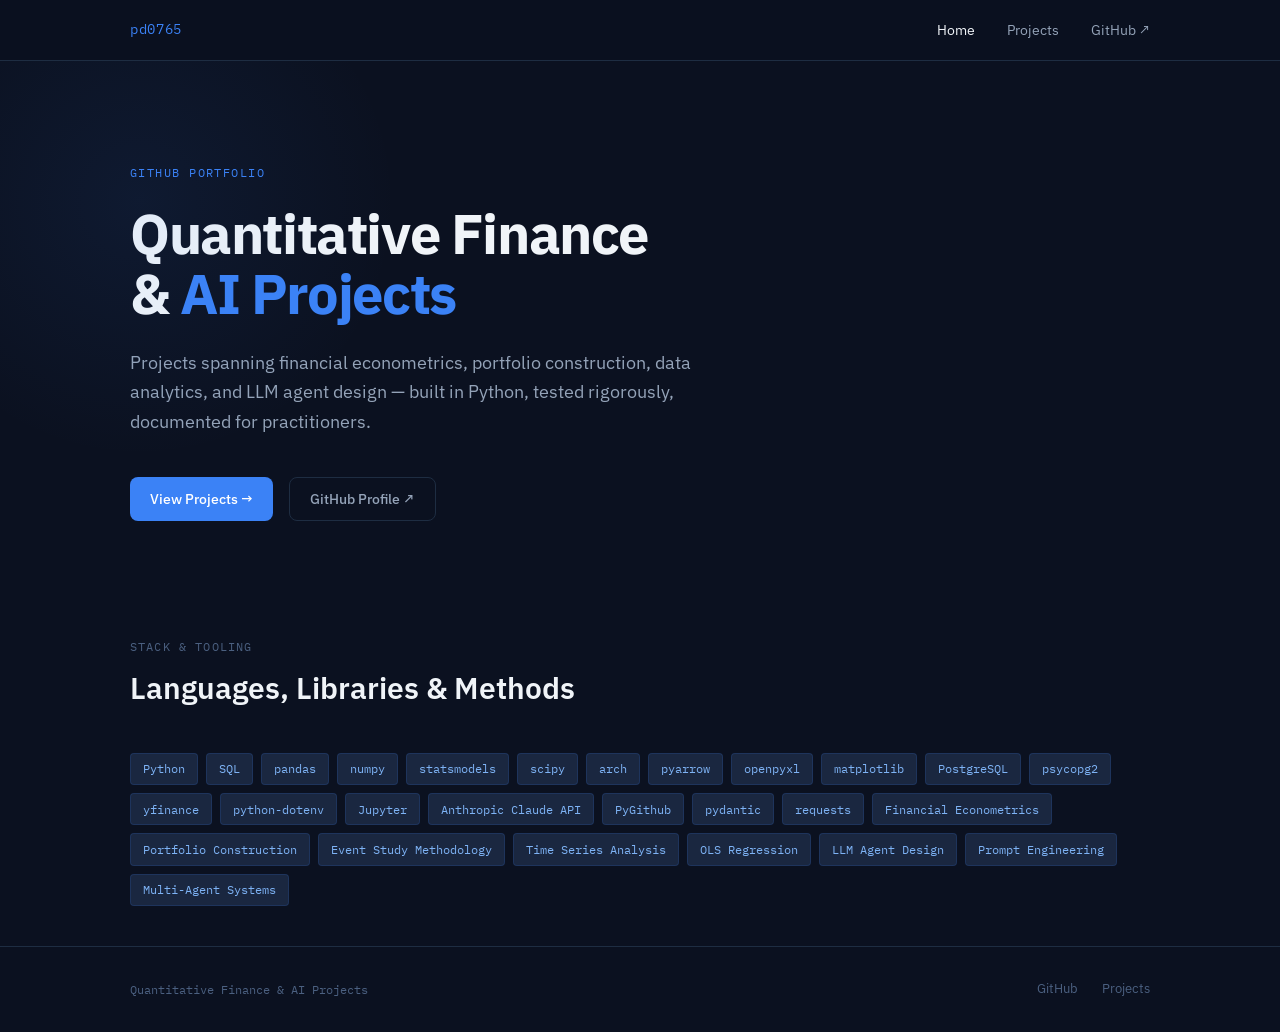
<file: docs/index.html>
<!DOCTYPE html>
<html lang="en">
<head>
  <meta charset="UTF-8" />
  <meta name="viewport" content="width=device-width, initial-scale=1.0" />
  <title>Quantitative Finance &amp; AI Projects</title>
  <meta name="description" content="Projects spanning financial econometrics, portfolio construction, data analytics, and LLM agent design — built in Python, tested rigorously, documented for practitioners." />
  <link rel="preconnect" href="https://fonts.googleapis.com" />
  <link rel="preconnect" href="https://fonts.gstatic.com" crossorigin />
  <link href="https://fonts.googleapis.com/css2?family=IBM+Plex+Mono:wght@400;500&family=IBM+Plex+Sans:wght@400;500;600;700&display=swap" rel="stylesheet" />
  <link rel="stylesheet" href="css/style.css" />
</head>
<body>

  <!-- NAV -->
  <nav class="nav" aria-label="Site navigation">
    <div class="nav__inner">
      <span class="nav__brand">pd0765</span>
      <div class="nav__links">
        <a href="index.html" class="active">Home</a>
        <a href="portfolio.html">Projects</a>
        <a href="https://github.com/pd0765" target="_blank" rel="noopener">GitHub ↗</a>
      </div>
    </div>
  </nav>

  <!-- HERO -->
  <section class="hero">
    <div class="container">
      <p class="hero__eyebrow">GitHub Portfolio</p>
      <h1 class="hero__title">
        Quantitative Finance<br />&amp; <span class="accent">AI Projects</span>
      </h1>
      <p class="hero__sub">
        Projects spanning financial econometrics, portfolio construction, data analytics, and LLM agent design — built in Python, tested rigorously, documented for practitioners.
      </p>
      <div class="hero__links">
        <a href="portfolio.html" class="btn btn--primary">View Projects →</a>
        <a href="https://github.com/pd0765" target="_blank" rel="noopener" class="btn btn--outline">GitHub Profile ↗</a>
      </div>
    </div>
  </section>

  <!-- SKILLS -->
  <section class="skills section">
    <div class="container">
      <div class="section-header reveal">
        <span class="label">Stack &amp; Tooling</span>
        <h2>Languages, Libraries &amp; Methods</h2>
      </div>

      <div class="skills__grid reveal">
        <!-- Languages -->
        <span class="skill-tag">Python</span>
        <span class="skill-tag">SQL</span>

        <!-- Core libraries -->
        <span class="skill-tag">pandas</span>
        <span class="skill-tag">numpy</span>
        <span class="skill-tag">statsmodels</span>
        <span class="skill-tag">scipy</span>
        <span class="skill-tag">arch</span>
        <span class="skill-tag">pyarrow</span>
        <span class="skill-tag">openpyxl</span>
        <span class="skill-tag">matplotlib</span>

        <!-- Data & infra -->
        <span class="skill-tag">PostgreSQL</span>
        <span class="skill-tag">psycopg2</span>
        <span class="skill-tag">yfinance</span>
        <span class="skill-tag">python-dotenv</span>
        <span class="skill-tag">Jupyter</span>

        <!-- AI & agents -->
        <span class="skill-tag">Anthropic Claude API</span>
        <span class="skill-tag">PyGithub</span>
        <span class="skill-tag">pydantic</span>
        <span class="skill-tag">requests</span>

        <!-- Methods & domains -->
        <span class="skill-tag">Financial Econometrics</span>
        <span class="skill-tag">Portfolio Construction</span>
        <span class="skill-tag">Event Study Methodology</span>
        <span class="skill-tag">Time Series Analysis</span>
        <span class="skill-tag">OLS Regression</span>
        <span class="skill-tag">LLM Agent Design</span>
        <span class="skill-tag">Prompt Engineering</span>
        <span class="skill-tag">Multi-Agent Systems</span>
      </div>
    </div>
  </section>

  <!-- FOOTER -->
  <footer class="footer">
    <div class="footer__inner">
      <span class="footer__text">Quantitative Finance &amp; AI Projects</span>
      <div class="footer__links">
        <a href="https://github.com/pd0765" target="_blank" rel="noopener">GitHub</a>
        <a href="portfolio.html">Projects</a>
      </div>
    </div>
  </footer>

  <script src="js/main.js"></script>
</body>
</html>
</file>
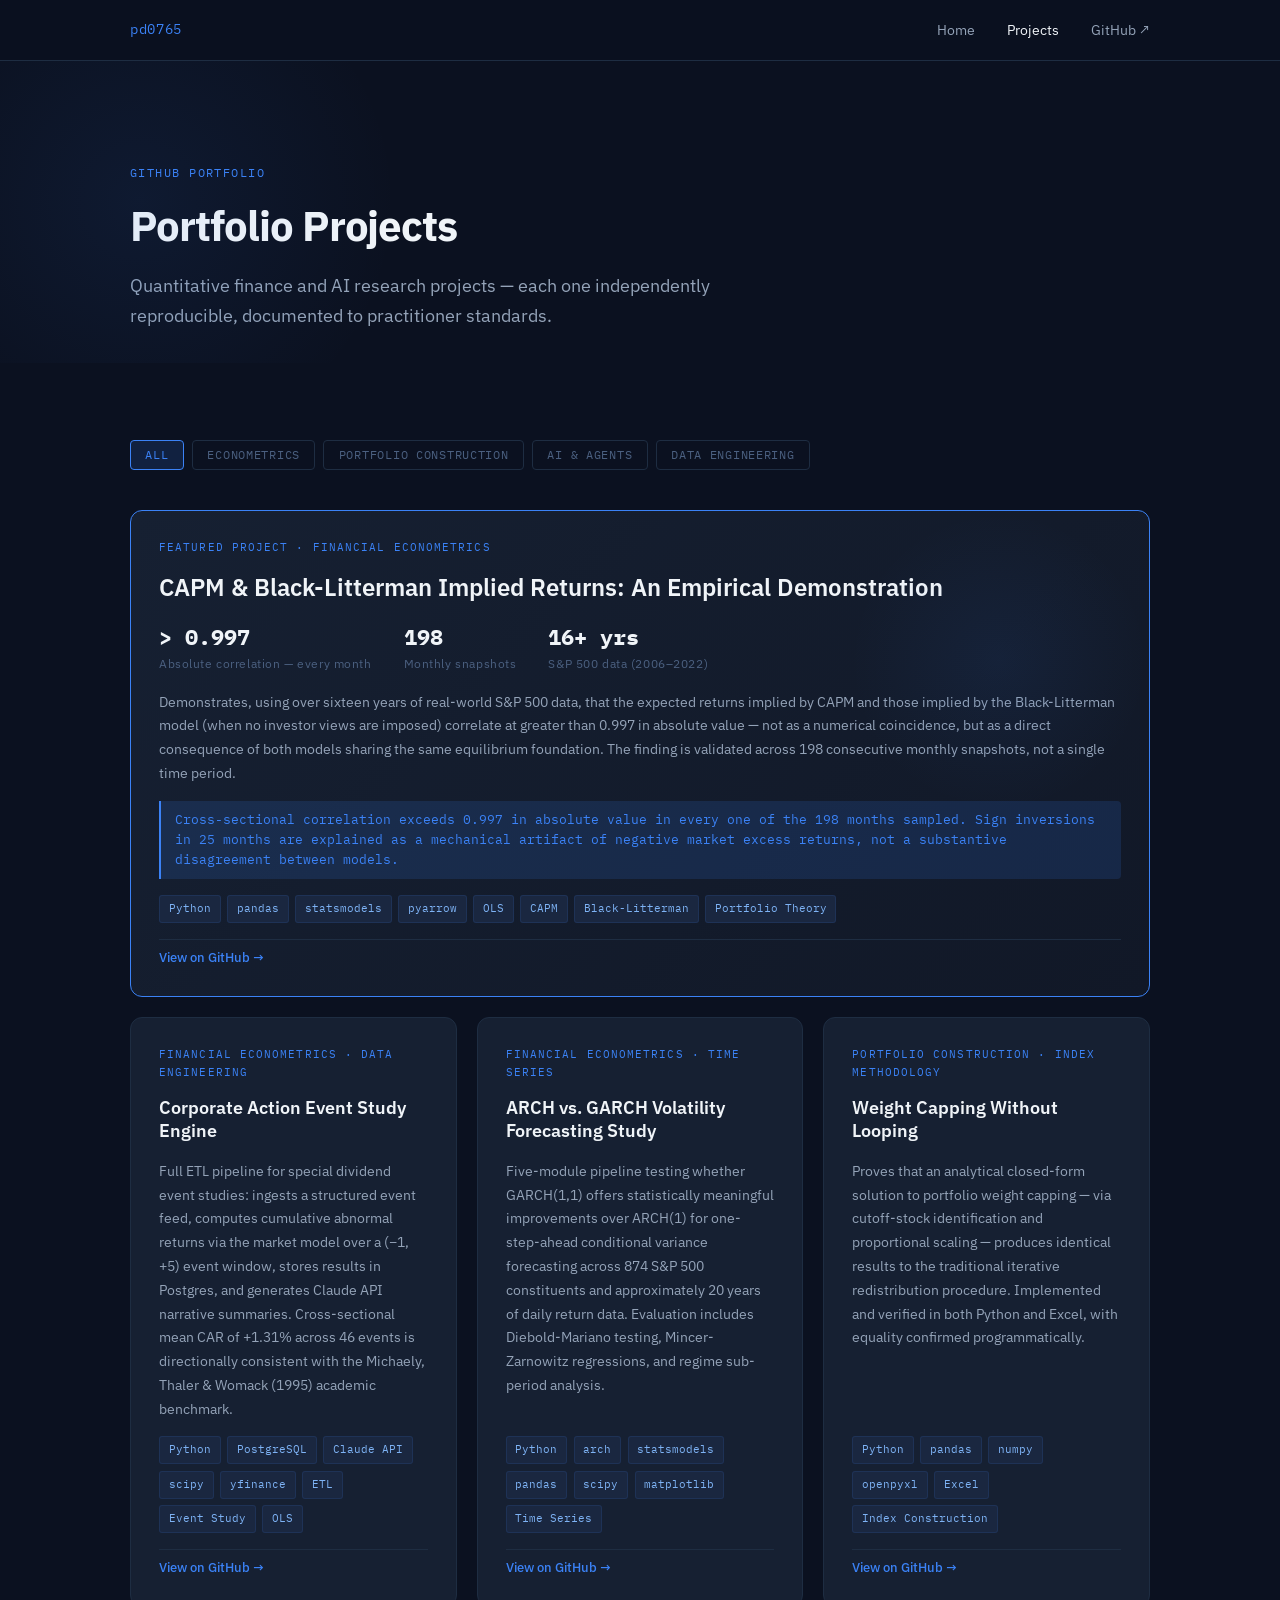
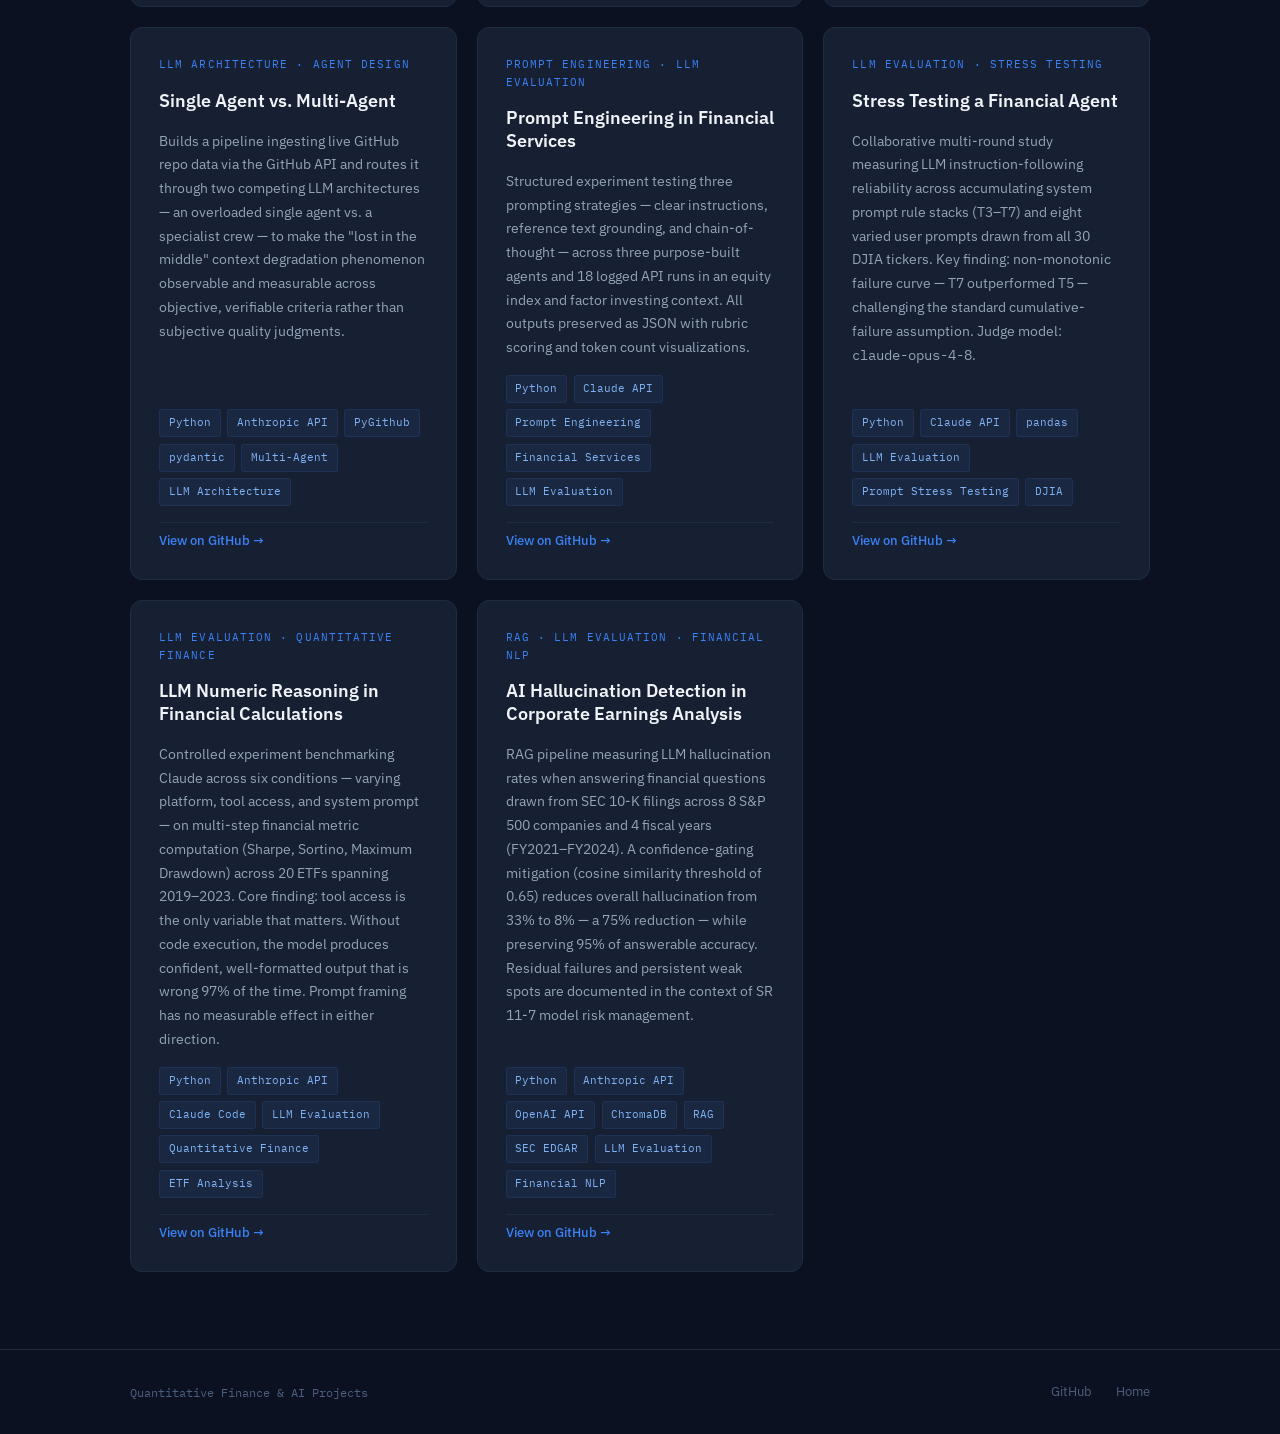
<file: docs/portfolio.html>
<!DOCTYPE html>
<html lang="en">
<head>
  <meta charset="UTF-8" />
  <meta name="viewport" content="width=device-width, initial-scale=1.0" />
  <title>Projects — Quantitative Finance &amp; AI</title>
  <meta name="description" content="Quantitative finance and AI projects spanning financial econometrics, portfolio construction, data analytics, and LLM agent design." />
  <link rel="preconnect" href="https://fonts.googleapis.com" />
  <link rel="preconnect" href="https://fonts.gstatic.com" crossorigin />
  <link href="https://fonts.googleapis.com/css2?family=IBM+Plex+Mono:wght@400;500&family=IBM+Plex+Sans:wght@400;500;600;700&display=swap" rel="stylesheet" />
  <link rel="stylesheet" href="css/style.css" />
</head>
<body>

  <!-- NAV -->
  <nav class="nav" aria-label="Site navigation">
    <div class="nav__inner">
      <span class="nav__brand">pd0765</span>
      <div class="nav__links">
        <a href="index.html">Home</a>
        <a href="portfolio.html" class="active">Projects</a>
        <a href="https://github.com/pd0765" target="_blank" rel="noopener">GitHub ↗</a>
      </div>
    </div>
  </nav>

  <!-- PAGE HEADER -->
  <section class="hero" style="padding-bottom: 2rem;">
    <div class="container">
      <p class="hero__eyebrow">GitHub Portfolio</p>
      <h1 class="hero__title" style="font-size: clamp(1.8rem, 4vw, 2.6rem);">Portfolio Projects</h1>
      <p class="hero__sub" style="margin-bottom: 0;">
        Quantitative finance and AI research projects — each one independently reproducible, documented to practitioner standards.
      </p>
    </div>
  </section>

  <!-- PROJECTS -->
  <section class="section">
    <div class="container">

      <!-- FILTER BAR -->
      <div class="filter-bar reveal">
        <button class="filter-btn active" data-filter="all">All</button>
        <button class="filter-btn" data-filter="econometrics">Econometrics</button>
        <button class="filter-btn" data-filter="portfolio">Portfolio Construction</button>
        <button class="filter-btn" data-filter="ai">AI &amp; Agents</button>
        <button class="filter-btn" data-filter="data">Data Engineering</button>
      </div>

      <!-- PROJECTS GRID -->
      <div class="projects-grid">

        <!-- ── FEATURED: CAPM / BL ── -->
        <article class="card card--featured reveal"
                 data-category="econometrics portfolio">
          <p class="card__eyebrow">Featured Project · Financial Econometrics</p>
          <h2 class="card__title">CAPM &amp; Black-Litterman Implied Returns: An Empirical Demonstration</h2>

          <div class="stat-row">
            <div class="stat">
              <span class="stat__val">&gt; 0.997</span>
              <span class="stat__lbl">Absolute correlation — every month</span>
            </div>
            <div class="stat">
              <span class="stat__val">198</span>
              <span class="stat__lbl">Monthly snapshots</span>
            </div>
            <div class="stat">
              <span class="stat__val">16+ yrs</span>
              <span class="stat__lbl">S&amp;P 500 data (2006–2022)</span>
            </div>
          </div>

          <p class="card__desc">
            Demonstrates, using over sixteen years of real-world S&amp;P 500 data, that the expected returns
            implied by CAPM and those implied by the Black-Litterman model (when no investor views are imposed)
            correlate at greater than 0.997 in absolute value — not as a numerical coincidence, but as a direct
            consequence of both models sharing the same equilibrium foundation. The finding is validated across
            198 consecutive monthly snapshots, not a single time period.
          </p>

          <p class="card__finding">
            Cross-sectional correlation exceeds 0.997 in absolute value in every one of the 198 months sampled.
            Sign inversions in 25 months are explained as a mechanical artifact of negative market excess returns,
            not a substantive disagreement between models.
          </p>

          <div class="card__tags">
            <span class="tag">Python</span>
            <span class="tag">pandas</span>
            <span class="tag">statsmodels</span>
            <span class="tag">pyarrow</span>
            <span class="tag">OLS</span>
            <span class="tag">CAPM</span>
            <span class="tag">Black-Litterman</span>
            <span class="tag">Portfolio Theory</span>
          </div>

          <div class="card__footer">
            <a class="card__link"
               href="https://github.com/pd0765/capm-black-litterman-equivalence"
               target="_blank" rel="noopener">
              View on GitHub →
            </a>
          </div>
        </article>

        <!-- ── CORPORATE ACTION EVENT STUDY ENGINE ── -->
        <article class="card reveal"
                 data-category="econometrics data">
          <p class="card__eyebrow">Financial Econometrics · Data Engineering</p>
          <h2 class="card__title">Corporate Action Event Study Engine</h2>
          <p class="card__desc">
            Full ETL pipeline for special dividend event studies: ingests a structured event feed, computes
            cumulative abnormal returns via the market model over a (−1, +5) event window, stores results in
            Postgres, and generates Claude API narrative summaries. Cross-sectional mean CAR of +1.31% across
            46 events is directionally consistent with the Michaely, Thaler &amp; Womack (1995) academic benchmark.
          </p>
          <div class="card__tags">
            <span class="tag">Python</span>
            <span class="tag">PostgreSQL</span>
            <span class="tag">Claude API</span>
            <span class="tag">scipy</span>
            <span class="tag">yfinance</span>
            <span class="tag">ETL</span>
            <span class="tag">Event Study</span>
            <span class="tag">OLS</span>
          </div>
          <div class="card__footer">
            <a class="card__link"
               href="https://github.com/pd0765/corporate-action-event-study-engine"
               target="_blank" rel="noopener">
              View on GitHub →
            </a>
          </div>
        </article>

        <!-- ── ARCH vs GARCH ── -->
        <article class="card reveal"
                 data-category="econometrics">
          <p class="card__eyebrow">Financial Econometrics · Time Series</p>
          <h2 class="card__title">ARCH vs. GARCH Volatility Forecasting Study</h2>
          <p class="card__desc">
            Five-module pipeline testing whether GARCH(1,1) offers statistically meaningful improvements over
            ARCH(1) for one-step-ahead conditional variance forecasting across 874 S&amp;P 500 constituents and
            approximately 20 years of daily return data. Evaluation includes Diebold-Mariano testing,
            Mincer-Zarnowitz regressions, and regime sub-period analysis.
          </p>
          <div class="card__tags">
            <span class="tag">Python</span>
            <span class="tag">arch</span>
            <span class="tag">statsmodels</span>
            <span class="tag">pandas</span>
            <span class="tag">scipy</span>
            <span class="tag">matplotlib</span>
            <span class="tag">Time Series</span>
          </div>
          <div class="card__footer">
            <a class="card__link"
               href="https://github.com/pd0765/ARCH-vs-GARCH-volatility-forecasting-study"
               target="_blank" rel="noopener">
              View on GitHub →
            </a>
          </div>
        </article>

        <!-- ── WEIGHT CAPPING ── -->
        <article class="card reveal"
                 data-category="portfolio">
          <p class="card__eyebrow">Portfolio Construction · Index Methodology</p>
          <h2 class="card__title">Weight Capping Without Looping</h2>
          <p class="card__desc">
            Proves that an analytical closed-form solution to portfolio weight capping — via cutoff-stock
            identification and proportional scaling — produces identical results to the traditional iterative
            redistribution procedure. Implemented and verified in both Python and Excel, with equality
            confirmed programmatically.
          </p>
          <div class="card__tags">
            <span class="tag">Python</span>
            <span class="tag">pandas</span>
            <span class="tag">numpy</span>
            <span class="tag">openpyxl</span>
            <span class="tag">Excel</span>
            <span class="tag">Index Construction</span>
          </div>
          <div class="card__footer">
            <a class="card__link"
               href="https://github.com/pd0765/weight-capping"
               target="_blank" rel="noopener">
              View on GitHub →
            </a>
          </div>
        </article>

        <!-- ── SINGLE AGENT vs MULTI-AGENT ── -->
        <article class="card reveal"
                 data-category="ai">
          <p class="card__eyebrow">LLM Architecture · Agent Design</p>
          <h2 class="card__title">Single Agent vs. Multi-Agent</h2>
          <p class="card__desc">
            Builds a pipeline ingesting live GitHub repo data via the GitHub API and routes it through two
            competing LLM architectures — an overloaded single agent vs. a specialist crew — to make the
            "lost in the middle" context degradation phenomenon observable and measurable across objective,
            verifiable criteria rather than subjective quality judgments.
          </p>
          <div class="card__tags">
            <span class="tag">Python</span>
            <span class="tag">Anthropic API</span>
            <span class="tag">PyGithub</span>
            <span class="tag">pydantic</span>
            <span class="tag">Multi-Agent</span>
            <span class="tag">LLM Architecture</span>
          </div>
          <div class="card__footer">
            <a class="card__link"
               href="https://github.com/pd0765/single-agent-vs-multi-agent"
               target="_blank" rel="noopener">
              View on GitHub →
            </a>
          </div>
        </article>

        <!-- ── PROMPT ENGINEERING ── -->
        <article class="card reveal"
                 data-category="ai">
          <p class="card__eyebrow">Prompt Engineering · LLM Evaluation</p>
          <h2 class="card__title">Prompt Engineering in Financial Services</h2>
          <p class="card__desc">
            Structured experiment testing three prompting strategies — clear instructions, reference text
            grounding, and chain-of-thought — across three purpose-built agents and 18 logged API runs in an
            equity index and factor investing context. All outputs preserved as JSON with rubric scoring and
            token count visualizations.
          </p>
          <div class="card__tags">
            <span class="tag">Python</span>
            <span class="tag">Claude API</span>
            <span class="tag">Prompt Engineering</span>
            <span class="tag">Financial Services</span>
            <span class="tag">LLM Evaluation</span>
          </div>
          <div class="card__footer">
            <a class="card__link"
               href="https://github.com/pd0765/prompt-engineering"
               target="_blank" rel="noopener">
              View on GitHub →
            </a>
          </div>
        </article>

        <!-- ── STRESS TESTING FINANCIAL AGENT ── -->
        <article class="card reveal"
                 data-category="ai data">
          <p class="card__eyebrow">LLM Evaluation · Stress Testing</p>
          <h2 class="card__title">Stress Testing a Financial Agent</h2>
          <p class="card__desc">
            Collaborative multi-round study measuring LLM instruction-following reliability across accumulating
            system prompt rule stacks (T3–T7) and eight varied user prompts drawn from all 30 DJIA tickers.
            Key finding: non-monotonic failure curve — T7 outperformed T5 — challenging the standard
            cumulative-failure assumption. Judge model: <span class="mono">claude-opus-4-8</span>.
          </p>
          <div class="card__tags">
            <span class="tag">Python</span>
            <span class="tag">Claude API</span>
            <span class="tag">pandas</span>
            <span class="tag">LLM Evaluation</span>
            <span class="tag">Prompt Stress Testing</span>
            <span class="tag">DJIA</span>
          </div>
          <div class="card__footer">
            <a class="card__link"
               href="https://github.com/pd0765/stress-testing-financial-agent"
               target="_blank" rel="noopener">
              View on GitHub →
            </a>
          </div>
        </article>

        <!-- ── LLM NUMERIC REASONING ── -->
        <article class="card reveal"
                 data-category="ai">
          <p class="card__eyebrow">LLM Evaluation · Quantitative Finance</p>
          <h2 class="card__title">LLM Numeric Reasoning in Financial Calculations</h2>
          <p class="card__desc">
            Controlled experiment benchmarking Claude across six conditions — varying platform, tool access,
            and system prompt — on multi-step financial metric computation (Sharpe, Sortino, Maximum Drawdown)
            across 20 ETFs spanning 2019–2023. Core finding: tool access is the only variable that matters.
            Without code execution, the model produces confident, well-formatted output that is wrong 97% of
            the time. Prompt framing has no measurable effect in either direction.
          </p>
          <div class="card__tags">
            <span class="tag">Python</span>
            <span class="tag">Anthropic API</span>
            <span class="tag">Claude Code</span>
            <span class="tag">LLM Evaluation</span>
            <span class="tag">Quantitative Finance</span>
            <span class="tag">ETF Analysis</span>
          </div>
          <div class="card__footer">
            <a class="card__link"
               href="https://github.com/pd0765/llm-numeric-reasoning-finance"
               target="_blank" rel="noopener">
              View on GitHub →
            </a>
          </div>
        </article>

        <!-- ── RAG EARNINGS HALLUCINATION ── -->
        <article class="card reveal"
                 data-category="ai data">
          <p class="card__eyebrow">RAG · LLM Evaluation · Financial NLP</p>
          <h2 class="card__title">AI Hallucination Detection in Corporate Earnings Analysis</h2>
          <p class="card__desc">
            RAG pipeline measuring LLM hallucination rates when answering financial questions drawn from SEC
            10-K filings across 8 S&amp;P 500 companies and 4 fiscal years (FY2021–FY2024). A confidence-gating
            mitigation (cosine similarity threshold of 0.65) reduces overall hallucination from 33% to 8% —
            a 75% reduction — while preserving 95% of answerable accuracy. Residual failures and persistent
            weak spots are documented in the context of SR 11-7 model risk management.
          </p>
          <div class="card__tags">
            <span class="tag">Python</span>
            <span class="tag">Anthropic API</span>
            <span class="tag">OpenAI API</span>
            <span class="tag">ChromaDB</span>
            <span class="tag">RAG</span>
            <span class="tag">SEC EDGAR</span>
            <span class="tag">LLM Evaluation</span>
            <span class="tag">Financial NLP</span>
          </div>
          <div class="card__footer">
            <a class="card__link"
               href="https://github.com/pd0765/rag-earnings-hallucination"
               target="_blank" rel="noopener">
              View on GitHub →
            </a>
          </div>
        </article>

      </div>
      <!-- /projects-grid -->

    </div>
  </section>

  <!-- FOOTER -->
  <footer class="footer">
    <div class="footer__inner">
      <span class="footer__text">Quantitative Finance &amp; AI Projects</span>
      <div class="footer__links">
        <a href="https://github.com/pd0765" target="_blank" rel="noopener">GitHub</a>
        <a href="index.html">Home</a>
      </div>
    </div>
  </footer>

  <script src="js/main.js"></script>
</body>
</html>
</file>
<file: docs/css/style.css>
/* ============================================================
   TOKENS
   ============================================================ */
:root {
  --navy:        #0b1120;
  --navy-mid:    #111827;
  --navy-card:   #162032;
  --navy-border: #1e2d42;
  --accent:      #3b82f6;
  --accent-dim:  #1d4ed8;
  --accent-glow: rgba(59,130,246,0.15);
  --text-primary:   #f0f4f8;
  --text-secondary: #94a3b8;
  --text-muted:     #4b6080;
  --tag-bg:      #1a2740;
  --tag-text:    #7eb3f5;
  --featured-border: #3b82f6;
  --font-display: 'IBM Plex Sans', system-ui, sans-serif;
  --font-body:    'IBM Plex Sans', system-ui, sans-serif;
  --font-mono:    'IBM Plex Mono', 'Fira Code', monospace;
  --radius:  8px;
  --radius-lg: 12px;
  --transition: 0.2s ease;
}

/* ============================================================
   RESET & BASE
   ============================================================ */
*, *::before, *::after { box-sizing: border-box; margin: 0; padding: 0; }

html { scroll-behavior: smooth; }

body {
  background: var(--navy);
  color: var(--text-primary);
  font-family: var(--font-body);
  font-size: 16px;
  line-height: 1.6;
  -webkit-font-smoothing: antialiased;
}

a { color: var(--accent); text-decoration: none; transition: color var(--transition); }
a:hover { color: #93c5fd; }

img { max-width: 100%; display: block; }

/* ============================================================
   TYPOGRAPHY SCALE
   ============================================================ */
.display { font-size: clamp(2rem, 5vw, 3.25rem); font-weight: 700; letter-spacing: -0.02em; line-height: 1.1; }
.headline { font-size: clamp(1.4rem, 3vw, 2rem); font-weight: 600; letter-spacing: -0.01em; }
.subhead  { font-size: clamp(1rem, 2vw, 1.2rem); font-weight: 400; color: var(--text-secondary); line-height: 1.6; }
.label    { font-family: var(--font-mono); font-size: 0.72rem; letter-spacing: 0.1em; text-transform: uppercase; color: var(--text-muted); }
.mono     { font-family: var(--font-mono); }

/* ============================================================
   LAYOUT
   ============================================================ */
.container { max-width: 1100px; margin: 0 auto; padding: 0 clamp(1rem, 4vw, 2.5rem); }
.section   { padding: clamp(3rem, 6vw, 5rem) 0; }
.section + .section { border-top: 1px solid var(--navy-border); }

/* ============================================================
   NAV
   ============================================================ */
.nav {
  position: sticky;
  top: 0;
  z-index: 100;
  background: rgba(11,17,32,0.92);
  backdrop-filter: blur(12px);
  border-bottom: 1px solid var(--navy-border);
}

.nav__inner {
  display: flex;
  align-items: center;
  justify-content: space-between;
  height: 60px;
  max-width: 1100px;
  margin: 0 auto;
  padding: 0 clamp(1rem, 4vw, 2.5rem);
}

.nav__brand {
  font-family: var(--font-mono);
  font-size: 0.85rem;
  color: var(--accent);
  letter-spacing: 0.05em;
}

.nav__links { display: flex; gap: 2rem; align-items: center; }

.nav__links a {
  font-size: 0.875rem;
  color: var(--text-secondary);
  transition: color var(--transition);
}
.nav__links a:hover,
.nav__links a.active { color: var(--text-primary); }

/* ============================================================
   HERO
   ============================================================ */
.hero {
  padding: clamp(4rem, 8vw, 7rem) 0 clamp(3rem, 6vw, 5rem);
  position: relative;
  overflow: hidden;
}

.hero::before {
  content: '';
  position: absolute;
  top: -120px; left: -120px;
  width: 520px; height: 520px;
  background: radial-gradient(circle, rgba(59,130,246,0.08) 0%, transparent 70%);
  pointer-events: none;
}

.hero__eyebrow {
  font-family: var(--font-mono);
  font-size: 0.75rem;
  letter-spacing: 0.12em;
  text-transform: uppercase;
  color: var(--accent);
  margin-bottom: 1.25rem;
}

.hero__title {
  font-size: clamp(2.2rem, 5.5vw, 3.5rem);
  font-weight: 700;
  letter-spacing: -0.025em;
  line-height: 1.08;
  margin-bottom: 1.5rem;
  max-width: 820px;
}

.hero__title .accent { color: var(--accent); }

.hero__sub {
  font-size: clamp(1rem, 2vw, 1.1rem);
  color: var(--text-secondary);
  max-width: 640px;
  line-height: 1.7;
  margin-bottom: 2.5rem;
}

.hero__links { display: flex; gap: 1rem; flex-wrap: wrap; }

.btn {
  display: inline-flex;
  align-items: center;
  gap: 0.5rem;
  padding: 0.6rem 1.25rem;
  border-radius: var(--radius);
  font-size: 0.875rem;
  font-weight: 500;
  transition: all var(--transition);
  cursor: pointer;
  border: none;
}

.btn--primary {
  background: var(--accent);
  color: #fff;
}
.btn--primary:hover { background: #2563eb; color: #fff; }

.btn--outline {
  background: transparent;
  color: var(--text-secondary);
  border: 1px solid var(--navy-border);
}
.btn--outline:hover { border-color: var(--accent); color: var(--accent); }

/* ============================================================
   SKILLS STRIP
   ============================================================ */
.skills { padding: 2.5rem 0; }

.skills__grid {
  display: flex;
  flex-wrap: wrap;
  gap: 0.5rem;
}

.skill-tag {
  font-family: var(--font-mono);
  font-size: 0.75rem;
  padding: 0.35rem 0.75rem;
  background: var(--tag-bg);
  color: var(--tag-text);
  border-radius: 4px;
  border: 1px solid rgba(59,130,246,0.15);
  transition: border-color var(--transition), background var(--transition);
}

.skill-tag:hover {
  border-color: var(--accent);
  background: rgba(59,130,246,0.1);
}

/* ============================================================
   FILTER TABS
   ============================================================ */
.filter-bar {
  display: flex;
  flex-wrap: wrap;
  gap: 0.5rem;
  margin-bottom: 2.5rem;
}

.filter-btn {
  font-family: var(--font-mono);
  font-size: 0.75rem;
  letter-spacing: 0.06em;
  text-transform: uppercase;
  padding: 0.4rem 0.9rem;
  background: transparent;
  color: var(--text-muted);
  border: 1px solid var(--navy-border);
  border-radius: 4px;
  cursor: pointer;
  transition: all var(--transition);
}

.filter-btn:hover { color: var(--text-primary); border-color: var(--text-muted); }
.filter-btn.active { color: var(--accent); border-color: var(--accent); background: var(--accent-glow); }

/* ============================================================
   PROJECT CARDS
   ============================================================ */
.projects-grid {
  display: grid;
  grid-template-columns: repeat(auto-fill, minmax(320px, 1fr));
  gap: 1.25rem;
}

.card {
  background: var(--navy-card);
  border: 1px solid var(--navy-border);
  border-radius: var(--radius-lg);
  padding: 1.75rem;
  display: flex;
  flex-direction: column;
  gap: 1rem;
  transition: border-color var(--transition), transform var(--transition), box-shadow var(--transition);
}

.card:hover {
  border-color: var(--accent);
  transform: translateY(-3px);
  box-shadow: 0 8px 30px rgba(59,130,246,0.1);
}

.card--featured {
  grid-column: 1 / -1;
  border-color: var(--featured-border);
  background: linear-gradient(135deg, #162032 0%, #111827 100%);
  position: relative;
  overflow: hidden;
}

.card--featured::before {
  content: '';
  position: absolute;
  top: 0; right: 0;
  width: 300px; height: 300px;
  background: radial-gradient(circle, rgba(59,130,246,0.07) 0%, transparent 70%);
  pointer-events: none;
}

.card__eyebrow {
  font-family: var(--font-mono);
  font-size: 0.68rem;
  letter-spacing: 0.1em;
  text-transform: uppercase;
  color: var(--accent);
}

.card__title {
  font-size: 1.1rem;
  font-weight: 600;
  color: var(--text-primary);
  line-height: 1.3;
}

.card--featured .card__title { font-size: clamp(1.2rem, 2.5vw, 1.5rem); }

.card__desc {
  font-size: 0.9rem;
  color: var(--text-secondary);
  line-height: 1.65;
  flex: 1;
}

.card__finding {
  font-family: var(--font-mono);
  font-size: 0.82rem;
  color: var(--accent);
  background: var(--accent-glow);
  border-left: 2px solid var(--accent);
  padding: 0.6rem 0.9rem;
  border-radius: 0 4px 4px 0;
  line-height: 1.5;
}

.card__tags {
  display: flex;
  flex-wrap: wrap;
  gap: 0.4rem;
}

.tag {
  font-family: var(--font-mono);
  font-size: 0.7rem;
  padding: 0.25rem 0.55rem;
  background: var(--tag-bg);
  color: var(--tag-text);
  border-radius: 3px;
  border: 1px solid rgba(59,130,246,0.12);
}

.card__footer {
  display: flex;
  align-items: center;
  justify-content: space-between;
  padding-top: 0.5rem;
  border-top: 1px solid var(--navy-border);
}

.card__link {
  font-size: 0.8rem;
  font-weight: 500;
  color: var(--accent);
  display: inline-flex;
  align-items: center;
  gap: 0.3rem;
  transition: gap var(--transition);
}
.card__link:hover { gap: 0.5rem; }

/* hidden class for filter */
.card.hidden { display: none; }

/* ============================================================
   STAT ROW (featured card)
   ============================================================ */
.stat-row {
  display: flex;
  gap: 2rem;
  flex-wrap: wrap;
}

.stat { display: flex; flex-direction: column; }
.stat__val {
  font-family: var(--font-mono);
  font-size: 1.4rem;
  font-weight: 700;
  color: var(--text-primary);
}
.stat__lbl {
  font-size: 0.72rem;
  color: var(--text-muted);
  letter-spacing: 0.05em;
}

/* ============================================================
   SECTION HEADERS
   ============================================================ */
.section-header { margin-bottom: 2.5rem; }
.section-header .label { margin-bottom: 0.5rem; display: block; }
.section-header h2 { font-size: clamp(1.4rem, 3vw, 1.9rem); font-weight: 600; }

/* ============================================================
   FOOTER
   ============================================================ */
.footer {
  border-top: 1px solid var(--navy-border);
  padding: 2rem 0;
}

.footer__inner {
  display: flex;
  align-items: center;
  justify-content: space-between;
  flex-wrap: wrap;
  gap: 1rem;
  max-width: 1100px;
  margin: 0 auto;
  padding: 0 clamp(1rem, 4vw, 2.5rem);
}

.footer__text {
  font-family: var(--font-mono);
  font-size: 0.75rem;
  color: var(--text-muted);
}

.footer__links { display: flex; gap: 1.5rem; }
.footer__links a { font-size: 0.8rem; color: var(--text-muted); }
.footer__links a:hover { color: var(--accent); }

/* ============================================================
   SCROLL REVEAL
   ============================================================ */
.reveal {
  opacity: 0;
  transform: translateY(20px);
  transition: opacity 0.5s ease, transform 0.5s ease;
}
.reveal.visible { opacity: 1; transform: translateY(0); }

/* ============================================================
   RESPONSIVE
   ============================================================ */
@media (max-width: 640px) {
  .projects-grid { grid-template-columns: 1fr; }
  .stat-row { gap: 1.25rem; }
  .nav__links { gap: 1.25rem; }
  .hero__links { flex-direction: column; }
  .btn { width: fit-content; }
}

@media (prefers-reduced-motion: reduce) {
  .reveal { opacity: 1; transform: none; transition: none; }
  .card { transition: none; }
}
</file>
